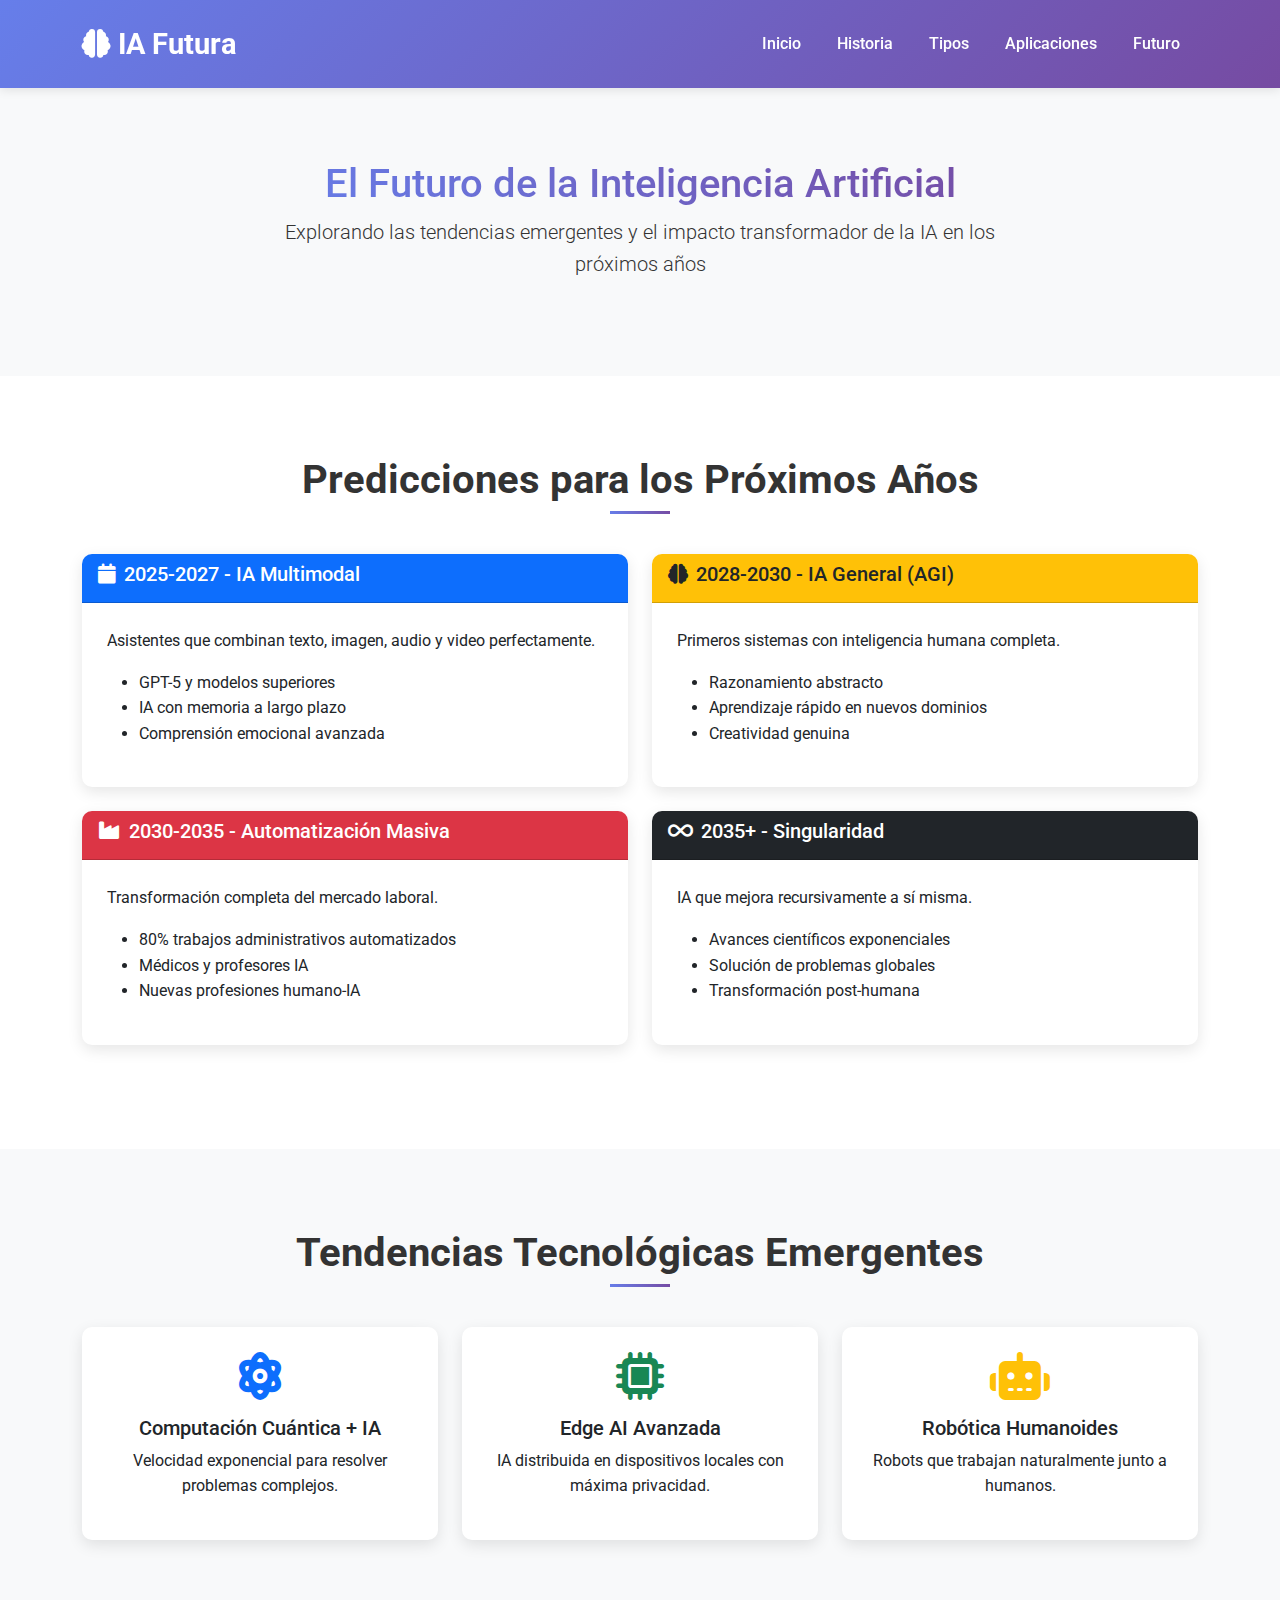
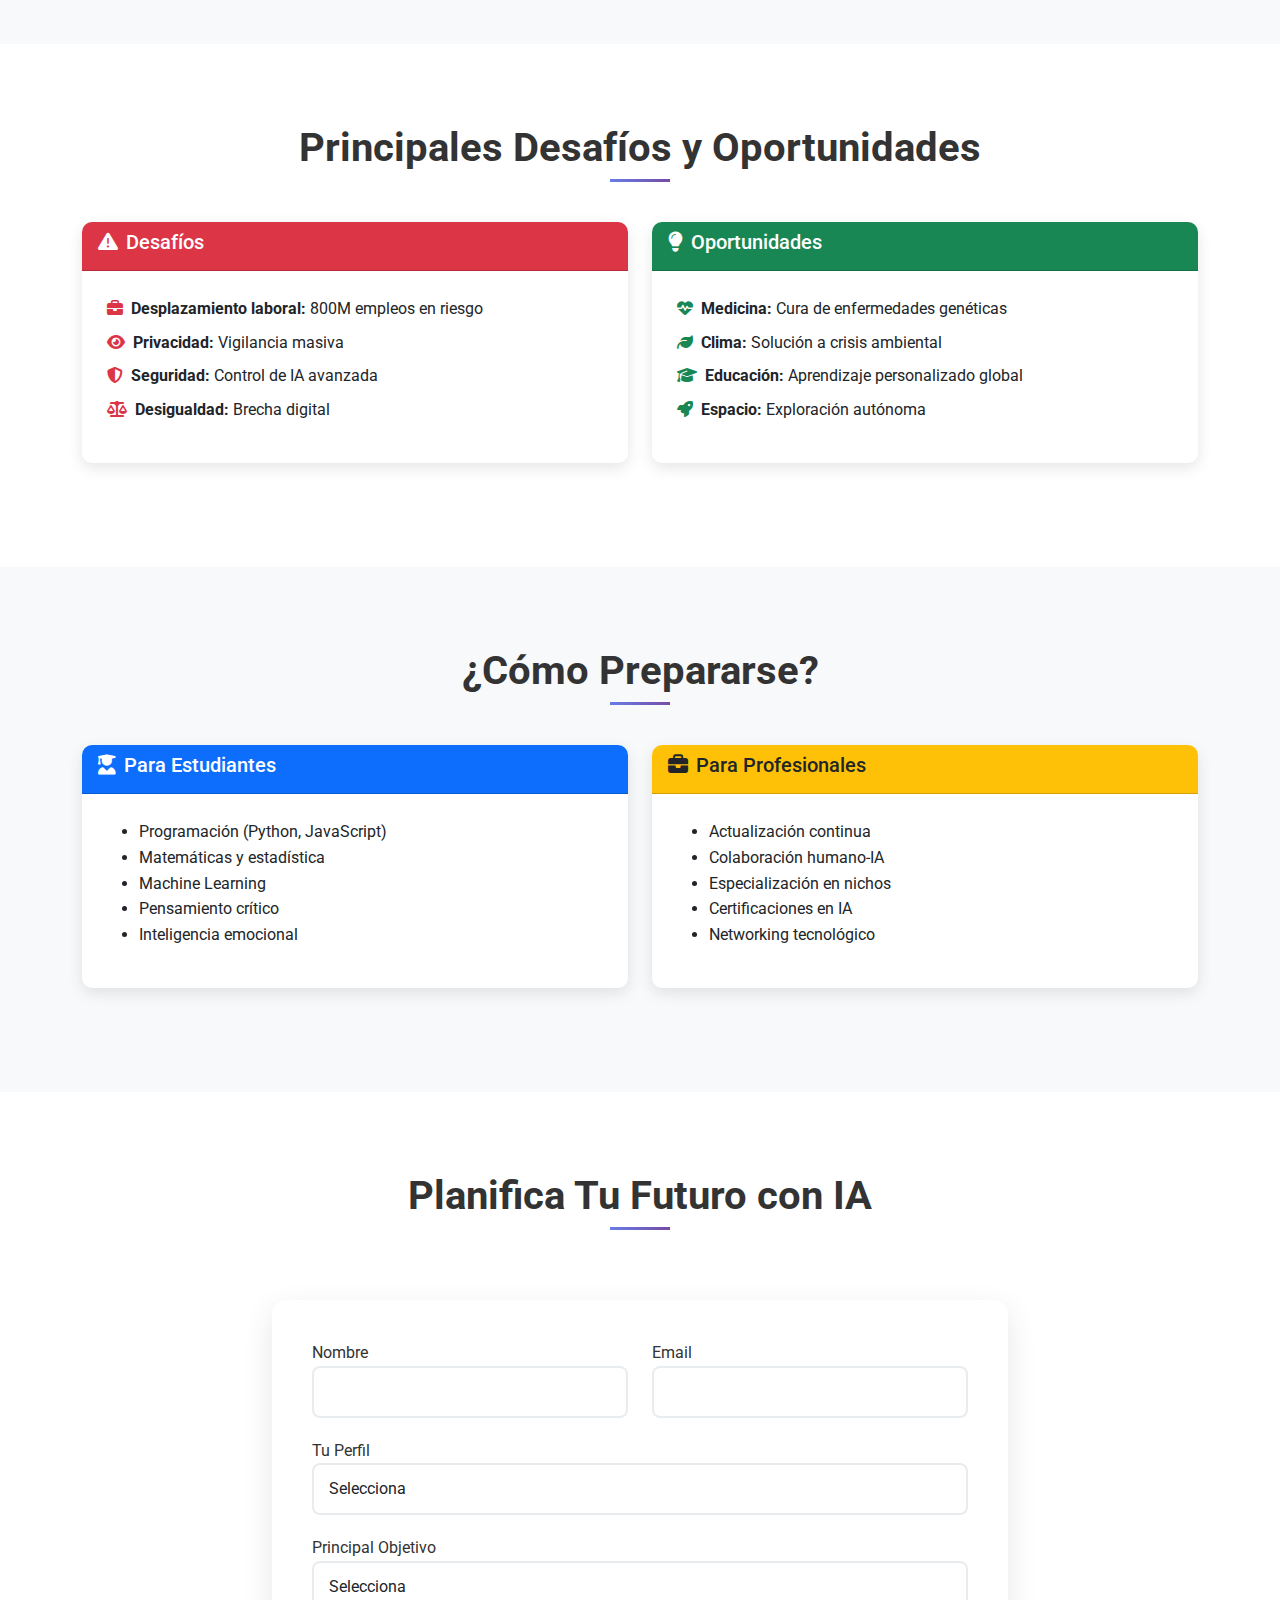
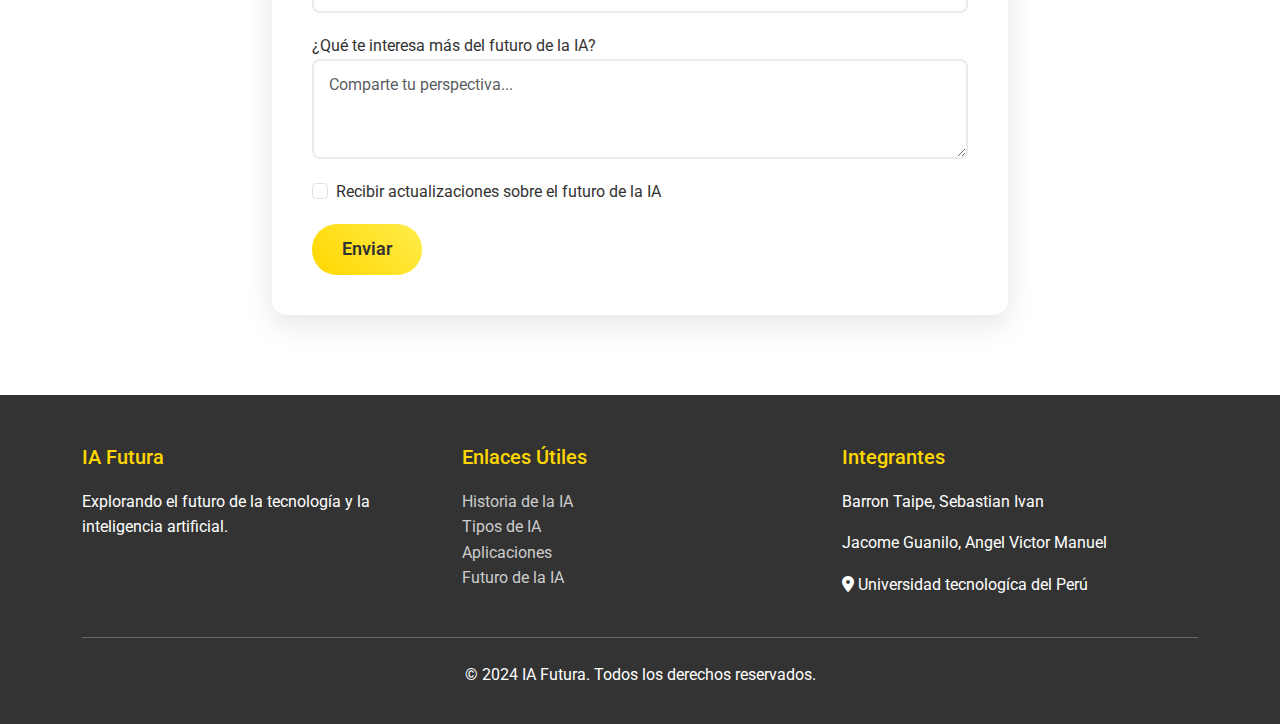
<file: futuro.html>
<!DOCTYPE html>
<html lang="es">
<head>
    <meta charset="UTF-8">
    <meta name="viewport" content="width=device-width, initial-scale=1.0">
    <title>Futuro de la IA - IA Futura</title>
    <link href="https://cdnjs.cloudflare.com/ajax/libs/bootstrap/5.3.0/css/bootstrap.min.css" rel="stylesheet">
    <link href="https://cdnjs.cloudflare.com/ajax/libs/font-awesome/6.4.0/css/all.min.css" rel="stylesheet">
    <link href="https://fonts.googleapis.com/css2?family=Roboto:wght@300;400;500;700&display=swap" rel="stylesheet">
    <link rel="stylesheet" href="styles.css">
</head>
<body>
    <!-- Navbar -->
    <nav class="navbar navbar-expand-lg navbar-dark fixed-top">
        <div class="container">
            <a class="navbar-brand" href="index.html">
                <i class="fas fa-brain"></i> IA Futura
            </a>
            <button class="navbar-toggler" type="button" data-bs-toggle="collapse" data-bs-target="#navbarNav">
                <span class="navbar-toggler-icon"></span>
            </button>
            <div class="collapse navbar-collapse" id="navbarNav">
                <ul class="navbar-nav ms-auto">
                    <li class="nav-item"><a class="nav-link" href="index.html">Inicio</a></li>
                    <li class="nav-item"><a class="nav-link" href="historia.html">Historia</a></li>
                    <li class="nav-item"><a class="nav-link" href="tipos.html">Tipos</a></li>
                    <li class="nav-item"><a class="nav-link" href="aplicaciones.html">Aplicaciones</a></li>
                    <li class="nav-item"><a class="nav-link active" href="futuro.html">Futuro</a></li>
                </ul>
            </div>
        </div>
    </nav>

    <!-- Header -->
    <section class="section bg-light" style="margin-top: 80px;">
        <div class="container">
            <div class="row">
                <div class="col-lg-8 mx-auto text-center">
                    <h1 class="gradient-text">El Futuro de la Inteligencia Artificial</h1>
                    <p class="lead">Explorando las tendencias emergentes y el impacto transformador de la IA en los próximos años</p>
                </div>
            </div>
        </div>
    </section>

    <!-- Predicciones Timeline -->
    <section class="section">
        <div class="container">
            <h2 class="section-title">Predicciones para los Próximos Años</h2>
            <div class="row">
                <div class="col-md-6 mb-4">
                    <div class="card border-primary">
                        <div class="card-header bg-primary text-white">
                            <h5><i class="fas fa-calendar me-2"></i>2025-2027 - IA Multimodal</h5>
                        </div>
                        <div class="card-body">
                            <p>Asistentes que combinan texto, imagen, audio y video perfectamente.</p>
                            <ul>
                                <li>GPT-5 y modelos superiores</li>
                                <li>IA con memoria a largo plazo</li>
                                <li>Comprensión emocional avanzada</li>
                            </ul>
                        </div>
                    </div>
                </div>
                <div class="col-md-6 mb-4">
                    <div class="card border-warning">
                        <div class="card-header bg-warning text-dark">
                            <h5><i class="fas fa-brain me-2"></i>2028-2030 - IA General (AGI)</h5>
                        </div>
                        <div class="card-body">
                            <p>Primeros sistemas con inteligencia humana completa.</p>
                            <ul>
                                <li>Razonamiento abstracto</li>
                                <li>Aprendizaje rápido en nuevos dominios</li>
                                <li>Creatividad genuina</li>
                            </ul>
                        </div>
                    </div>
                </div>
                <div class="col-md-6 mb-4">
                    <div class="card border-danger">
                        <div class="card-header bg-danger text-white">
                            <h5><i class="fas fa-industry me-2"></i>2030-2035 - Automatización Masiva</h5>
                        </div>
                        <div class="card-body">
                            <p>Transformación completa del mercado laboral.</p>
                            <ul>
                                <li>80% trabajos administrativos automatizados</li>
                                <li>Médicos y profesores IA</li>
                                <li>Nuevas profesiones humano-IA</li>
                            </ul>
                        </div>
                    </div>
                </div>
                <div class="col-md-6 mb-4">
                    <div class="card border-dark">
                        <div class="card-header bg-dark text-white">
                            <h5><i class="fas fa-infinity me-2"></i>2035+ - Singularidad</h5>
                        </div>
                        <div class="card-body">
                            <p>IA que mejora recursivamente a sí misma.</p>
                            <ul>
                                <li>Avances científicos exponenciales</li>
                                <li>Solución de problemas globales</li>
                                <li>Transformación post-humana</li>
                            </ul>
                        </div>
                    </div>
                </div>
            </div>
        </div>
    </section>

    <!-- Tendencias Emergentes -->
    <section class="section bg-light">
        <div class="container">
            <h2 class="section-title">Tendencias Tecnológicas Emergentes</h2>
            <div class="row">
                <div class="col-md-4 mb-4">
                    <div class="card h-100">
                        <div class="card-body text-center">
                            <i class="fas fa-atom fa-3x text-primary mb-3"></i>
                            <h5>Computación Cuántica + IA</h5>
                            <p>Velocidad exponencial para resolver problemas complejos.</p>
                        </div>
                    </div>
                </div>
                <div class="col-md-4 mb-4">
                    <div class="card h-100">
                        <div class="card-body text-center">
                            <i class="fas fa-microchip fa-3x text-success mb-3"></i>
                            <h5>Edge AI Avanzada</h5>
                            <p>IA distribuida en dispositivos locales con máxima privacidad.</p>
                        </div>
                    </div>
                </div>
                <div class="col-md-4 mb-4">
                    <div class="card h-100">
                        <div class="card-body text-center">
                            <i class="fas fa-robot fa-3x text-warning mb-3"></i>
                            <h5>Robótica Humanoides</h5>
                            <p>Robots que trabajan naturalmente junto a humanos.</p>
                        </div>
                    </div>
                </div>
            </div>
        </div>
    </section>

    <!-- Desafíos y Oportunidades -->
    <section class="section">
        <div class="container">
            <h2 class="section-title">Principales Desafíos y Oportunidades</h2>
            <div class="row">
                <div class="col-lg-6 mb-4">
                    <div class="card border-danger h-100">
                        <div class="card-header bg-danger text-white">
                            <h5><i class="fas fa-exclamation-triangle me-2"></i>Desafíos</h5>
                        </div>
                        <div class="card-body">
                            <ul class="list-unstyled">
                                <li class="mb-2"><i class="fas fa-briefcase text-danger me-2"></i><strong>Desplazamiento laboral:</strong> 800M empleos en riesgo</li>
                                <li class="mb-2"><i class="fas fa-eye text-danger me-2"></i><strong>Privacidad:</strong> Vigilancia masiva</li>
                                <li class="mb-2"><i class="fas fa-shield-alt text-danger me-2"></i><strong>Seguridad:</strong> Control de IA avanzada</li>
                                <li class="mb-2"><i class="fas fa-balance-scale text-danger me-2"></i><strong>Desigualdad:</strong> Brecha digital</li>
                            </ul>
                        </div>
                    </div>
                </div>
                <div class="col-lg-6 mb-4">
                    <div class="card border-success h-100">
                        <div class="card-header bg-success text-white">
                            <h5><i class="fas fa-lightbulb me-2"></i>Oportunidades</h5>
                        </div>
                        <div class="card-body">
                            <ul class="list-unstyled">
                                <li class="mb-2"><i class="fas fa-heartbeat text-success me-2"></i><strong>Medicina:</strong> Cura de enfermedades genéticas</li>
                                <li class="mb-2"><i class="fas fa-leaf text-success me-2"></i><strong>Clima:</strong> Solución a crisis ambiental</li>
                                <li class="mb-2"><i class="fas fa-graduation-cap text-success me-2"></i><strong>Educación:</strong> Aprendizaje personalizado global</li>
                                <li class="mb-2"><i class="fas fa-rocket text-success me-2"></i><strong>Espacio:</strong> Exploración autónoma</li>
                            </ul>
                        </div>
                    </div>
                </div>
            </div>
        </div>
    </section>

    <!-- Preparándose para el Futuro -->
    <section class="section bg-light">
        <div class="container">
            <h2 class="section-title">¿Cómo Prepararse?</h2>
            <div class="row">
                <div class="col-md-6 mb-4">
                    <div class="card">
                        <div class="card-header bg-primary text-white">
                            <h5><i class="fas fa-user-graduate me-2"></i>Para Estudiantes</h5>
                        </div>
                        <div class="card-body">
                            <ul>
                                <li>Programación (Python, JavaScript)</li>
                                <li>Matemáticas y estadística</li>
                                <li>Machine Learning</li>
                                <li>Pensamiento crítico</li>
                                <li>Inteligencia emocional</li>
                            </ul>
                        </div>
                    </div>
                </div>
                <div class="col-md-6 mb-4">
                    <div class="card">
                        <div class="card-header bg-warning text-dark">
                            <h5><i class="fas fa-briefcase me-2"></i>Para Profesionales</h5>
                        </div>
                        <div class="card-body">
                            <ul>
                                <li>Actualización continua</li>
                                <li>Colaboración humano-IA</li>
                                <li>Especialización en nichos</li>
                                <li>Certificaciones en IA</li>
                                <li>Networking tecnológico</li>
                            </ul>
                        </div>
                    </div>
                </div>
            </div>
        </div>
    </section>

    <!-- Formulario de Contacto -->
    <section class="section">
        <div class="container">
            <h2 class="section-title">Planifica Tu Futuro con IA</h2>
            <div class="row justify-content-center">
                <div class="col-lg-8">
                    <div class="form-container">
                        <form id="futuroForm">
                            <div class="row">
                                <div class="col-md-6">
                                    <div class="form-group">
                                        <label for="nombre">Nombre</label>
                                        <input type="text" class="form-control" id="nombre" required>
                                    </div>
                                </div>
                                <div class="col-md-6">
                                    <div class="form-group">
                                        <label for="email">Email</label>
                                        <input type="email" class="form-control" id="email" required>
                                    </div>
                                </div>
                            </div>
                            <div class="form-group">
                                <label for="perfil">Tu Perfil</label>
                                <select class="form-control" id="perfil" required>
                                    <option value="">Selecciona</option>
                                    <option value="estudiante">Estudiante</option>
                                    <option value="profesional">Profesional</option>
                                    <option value="empresario">Empresario</option>
                                    <option value="otro">Otro</option>
                                </select>
                            </div>
                            <div class="form-group">
                                <label for="objetivo">Principal Objetivo</label>
                                <select class="form-control" id="objetivo" required>
                                    <option value="">Selecciona</option>
                                    <option value="aprender">Aprender sobre IA</option>
                                    <option value="carrera">Desarrollar carrera en IA</option>
                                    <option value="empresa">Implementar IA en empresa</option>
                                    <option value="startup">Crear startup de IA</option>
                                </select>
                            </div>
                            <div class="form-group">
                                <label for="interes">¿Qué te interesa más del futuro de la IA?</label>
                                <textarea class="form-control" id="interes" rows="3" placeholder="Comparte tu perspectiva..."></textarea>
                            </div>
                            <div class="form-group">
                                <div class="form-check">
                                    <input class="form-check-input" type="checkbox" id="newsletter">
                                    <label class="form-check-label" for="newsletter">
                                        Recibir actualizaciones sobre el futuro de la IA
                                    </label>
                                </div>
                            </div>
                            <button type="submit" class="btn btn-custom">Enviar</button>
                        </form>
                    </div>
                </div>
            </div>
        </div>
    </section>

    <!-- Footer -->
    <footer class="footer">
        <div class="container">
            <div class="row">
                <div class="col-md-4">
                    <h5>IA Futura</h5>
                    <p>Explorando el futuro de la tecnología y la inteligencia artificial.</p>
                </div>
                <div class="col-md-4">
                    <h5>Enlaces Útiles</h5>
                    <ul class="list-unstyled">
                        <li><a href="historia.html">Historia de la IA</a></li>
                        <li><a href="tipos.html">Tipos de IA</a></li>
                        <li><a href="aplicaciones.html">Aplicaciones</a></li>
                        <li><a href="futuro.html">Futuro de la IA</a></li>
                    </ul>
                </div>
                <div class="col-md-4">
                    <h5>Integrantes</h5>
                    <p><i class=""></i> Barron Taipe, Sebastian Ivan</p>
                    <p><i class=""></i> Jacome Guanilo, Angel Victor Manuel</p>
                    <p><i class="fas fa-map-marker-alt"></i> Universidad tecnologíca del Perú</p>
                </div>
            </div>
            <hr class="my-4">
            <div class="text-center">
                <p>&copy; 2024 IA Futura. Todos los derechos reservados.</p>
            </div>
        </div>
    </footer>

    <script src="https://cdnjs.cloudflare.com/ajax/libs/bootstrap/5.3.0/js/bootstrap.bundle.min.js"></script>
    <script>
        // Animaciones al hacer scroll
        const observer = new IntersectionObserver((entries) => {
            entries.forEach(entry => {
                if (entry.isIntersecting) {
                    entry.target.style.animation = 'fadeInUp 0.8s ease-out forwards';
                }
            });
        }, { threshold: 0.1 });

        document.querySelectorAll('.card').forEach(card => {
            observer.observe(card);
        });

        // Form submission
        document.getElementById('futuroForm').addEventListener('submit', function(e) {
            e.preventDefault();
            const nombre = document.getElementById('nombre').value;
            const perfil = document.getElementById('perfil').value;
            const objetivo = document.getElementById('objetivo').value;
            
            alert(`¡Gracias ${nombre}! Como ${perfil} con objetivo de ${objetivo}, te contactaremos con recursos personalizados.`);
            this.reset();
        });

        // Smooth scrolling
        document.querySelectorAll('a[href^="#"]').forEach(anchor => {
            anchor.addEventListener('click', function (e) {
                e.preventDefault();
                const target = document.querySelector(this.getAttribute('href'));
                if (target) {
                    target.scrollIntoView({ behavior: 'smooth' });
                }
            });
        });
    </script>
</body>
</html>
</file>
<file: styles.css>
/* styles.css */
* {
    margin: 0;
    padding: 0;
    box-sizing: border-box;
}

body {
    font-family: 'Roboto', sans-serif;
    line-height: 1.6;
    color: #333;
}

/* Navbar personalizada */
.navbar {
    background: linear-gradient(135deg, #667eea 0%, #764ba2 100%);
    padding: 1rem 0;
    box-shadow: 0 2px 10px rgba(0,0,0,0.1);
}

.navbar-brand {
    font-weight: 700;
    font-size: 1.8rem;
    color: white !important;
}

.navbar-nav .nav-link {
    color: white !important;
    margin: 0 10px;
    transition: all 0.3s ease;
    position: relative;
    font-weight: 500;
}

.navbar-nav .nav-link:hover {
    color: #ffd700 !important;
    transform: translateY(-2px);
}

.navbar-nav .nav-link::after {
    content: '';
    position: absolute;
    width: 0;
    height: 2px;
    bottom: -5px;
    left: 50%;
    background-color: #ffd700;
    transition: all 0.3s ease;
}

.navbar-nav .nav-link:hover::after {
    width: 100%;
    left: 0;
}

/* Hero Section con Slider */
.hero-section {
    height: 100vh;
    position: relative;
    overflow: hidden;
}

.carousel-item {
    height: 100vh;
    background-size: cover;
    background-position: center;
    position: relative;
}

.carousel-item::before {
    content: '';
    position: absolute;
    top: 0;
    left: 0;
    right: 0;
    bottom: 0;
    background: rgba(0,0,0,0.5);
}

.slide-1 {
    background: linear-gradient(135deg, #667eea 0%, #764ba2 100%);
}

.slide-2 {
    background: linear-gradient(135deg, #f093fb 0%, #f5576c 100%);
}

.slide-3 {
    background: linear-gradient(135deg, #4facfe 0%, #00f2fe 100%);
}

.carousel-caption {
    position: absolute;
    top: 50%;
    left: 50%;
    transform: translate(-50%, -50%);
    text-align: center;
    z-index: 2;
}

.carousel-caption h1 {
    font-size: 3.5rem;
    font-weight: 700;
    margin-bottom: 1rem;
    animation: fadeInUp 1s ease-out;
}

.carousel-caption p {
    font-size: 1.3rem;
    margin-bottom: 2rem;
    animation: fadeInUp 1s ease-out 0.3s both;
}

.btn-custom {
    background: linear-gradient(45deg, #ffd700, #ffed4a);
    color: #333;
    border: none;
    padding: 12px 30px;
    font-size: 1.1rem;
    font-weight: 600;
    border-radius: 25px;
    transition: all 0.3s ease;
    animation: fadeInUp 1s ease-out 0.6s both;
}

.btn-custom:hover {
    transform: translateY(-3px);
    box-shadow: 0 10px 25px rgba(255, 215, 0, 0.3);
    color: #333;
}

/* Secciones */
.section {
    padding: 80px 0;
}

.section-title {
    text-align: center;
    margin-bottom: 50px;
    font-size: 2.5rem;
    font-weight: 700;
    color: #333;
    position: relative;
}

.section-title::after {
    content: '';
    position: absolute;
    bottom: -10px;
    left: 50%;
    transform: translateX(-50%);
    width: 60px;
    height: 3px;
    background: linear-gradient(45deg, #667eea, #764ba2);
}

/* Cards */
.card {
    border: none;
    box-shadow: 0 5px 15px rgba(0,0,0,0.1);
    transition: all 0.3s ease;
    border-radius: 10px;
    overflow: hidden;
    height: 100%;
}

.card:hover {
    transform: translateY(-10px);
    box-shadow: 0 15px 35px rgba(0,0,0,0.2);
}

.card-img-top {
    height: 200px;
    object-fit: cover;
}

.card-body {
    padding: 25px;
}

.card-title {
    font-size: 1.3rem;
    font-weight: 600;
    color: #333;
    margin-bottom: 15px;
}

/* Formulario */
.form-container {
    background: white;
    padding: 40px;
    border-radius: 15px;
    box-shadow: 0 10px 30px rgba(0,0,0,0.1);
    margin-top: 30px;
}

.form-group {
    margin-bottom: 20px;
}

.form-control {
    border: 2px solid #e9ecef;
    border-radius: 8px;
    padding: 12px 15px;
    font-size: 1rem;
    transition: all 0.3s ease;
}

.form-control:focus {
    border-color: #667eea;
    box-shadow: 0 0 0 0.2rem rgba(102, 126, 234, 0.25);
}

/* Footer */
.footer {
    background: #333;
    color: white;
    padding: 50px 0 20px;
}

.footer h5 {
    color: #ffd700;
    margin-bottom: 20px;
}

.footer a {
    color: #ccc;
    text-decoration: none;
    transition: color 0.3s ease;
}

.footer a:hover {
    color: #ffd700;
}

/* Animaciones */
@keyframes fadeInUp {
    from {
        opacity: 0;
        transform: translateY(30px);
    }
    to {
        opacity: 1;
        transform: translateY(0);
    }
}

@keyframes fadeIn {
    from {
        opacity: 0;
    }
    to {
        opacity: 1;
    }
}

.fade-in {
    animation: fadeIn 1s ease-out;
}

/* Responsive */
@media (max-width: 768px) {
    .carousel-caption h1 {
        font-size: 2.5rem;
    }
    
    .carousel-caption p {
        font-size: 1rem;
    }
    
    .section-title {
        font-size: 2rem;
    }
    
    .navbar-nav .nav-link {
        margin: 5px 0;
    }
}

/* Efectos especiales */
.gradient-text {
    background: linear-gradient(45deg, #667eea, #764ba2);
    -webkit-background-clip: text;
    -webkit-text-fill-color: transparent;
    background-clip: text;
}

.pulse {
    animation: pulse 2s infinite;
}

@keyframes pulse {
    0% {
        transform: scale(1);
    }
    50% {
        transform: scale(1.05);
    }
    100% {
        transform: scale(1);
    }
}
</file>
